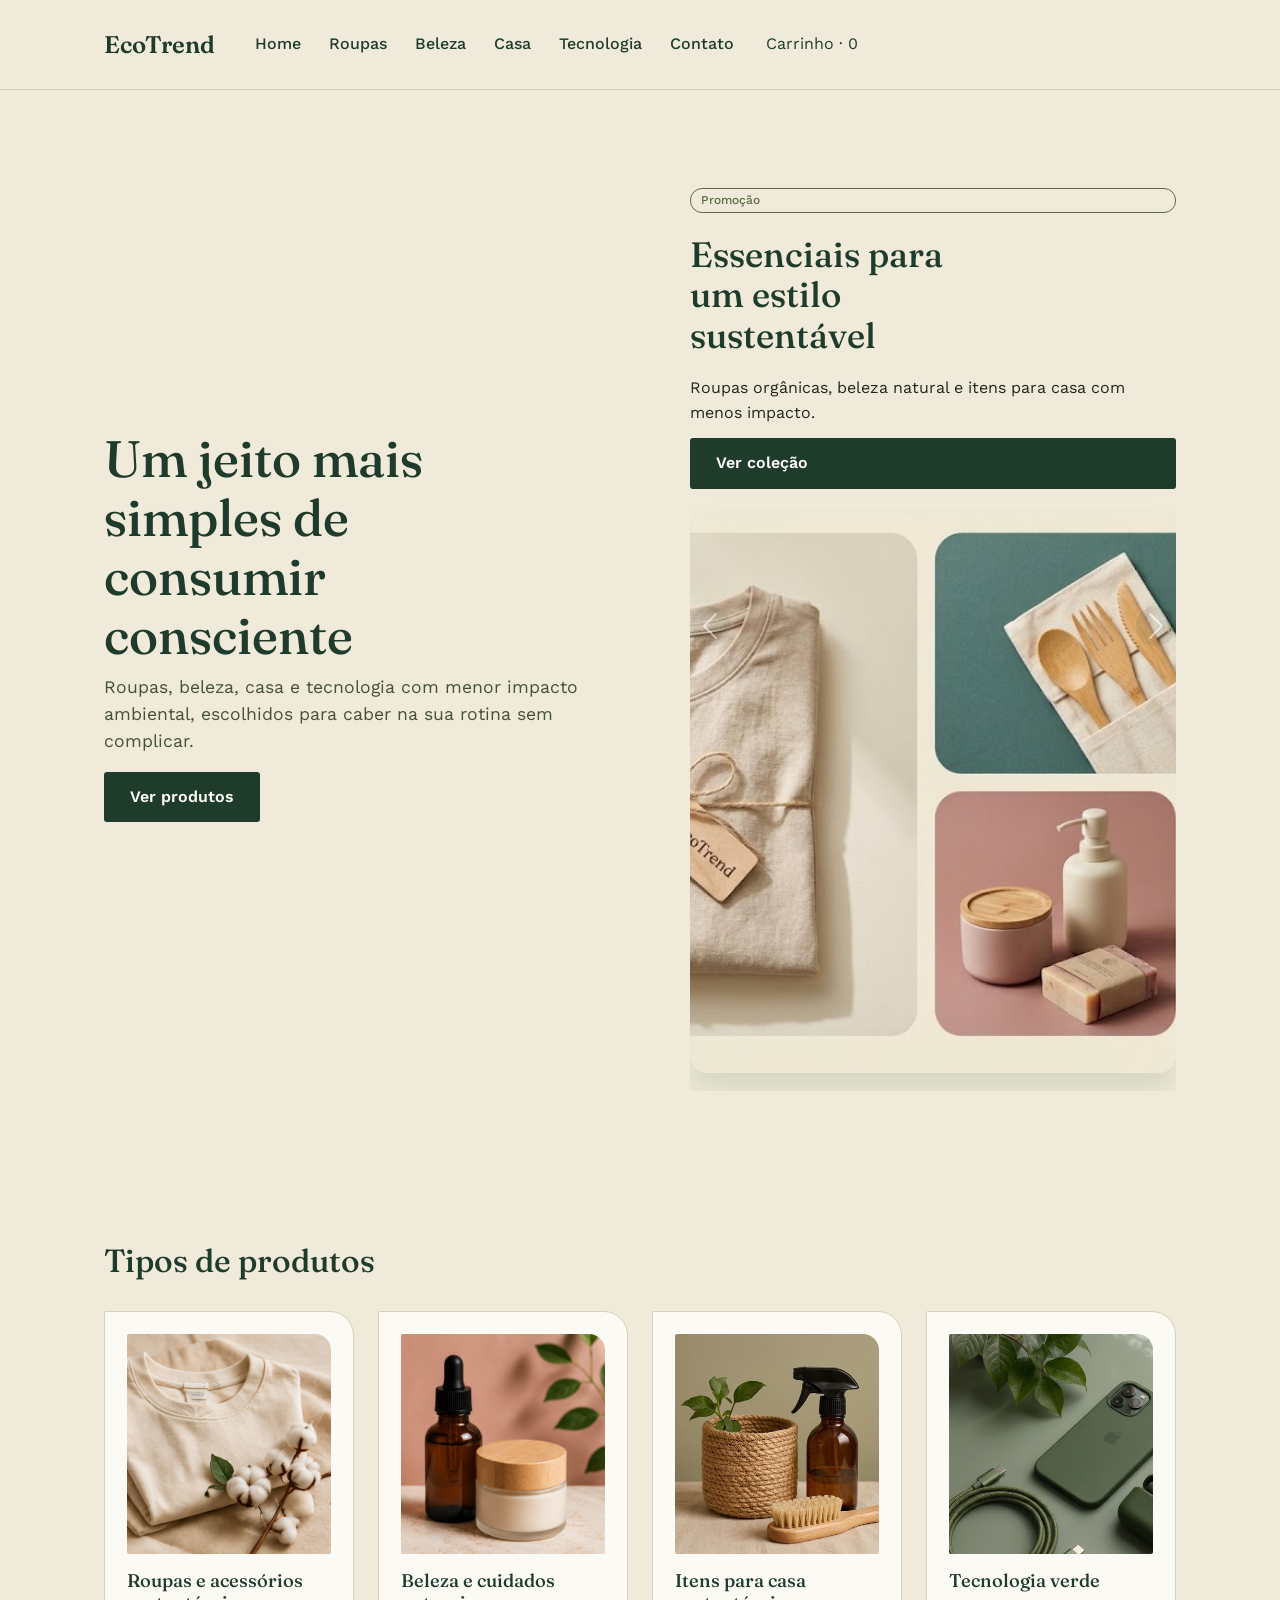
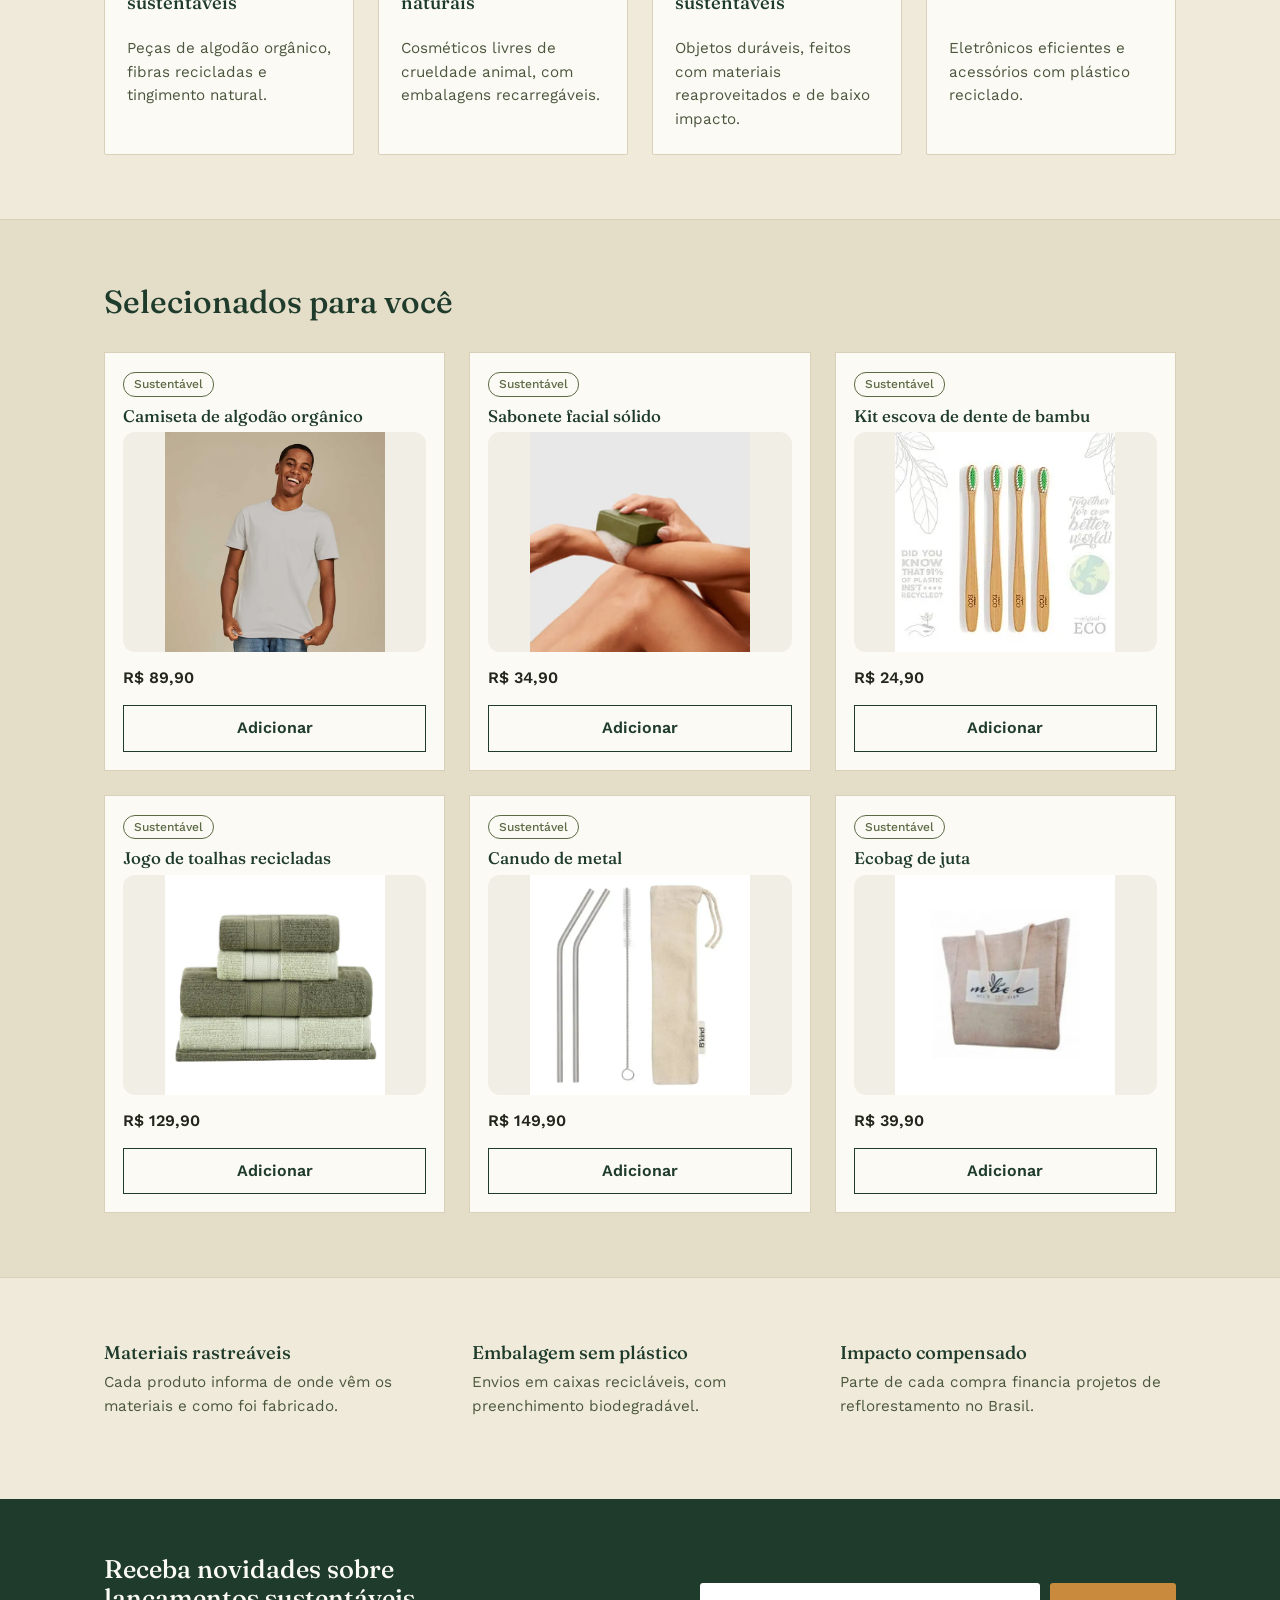
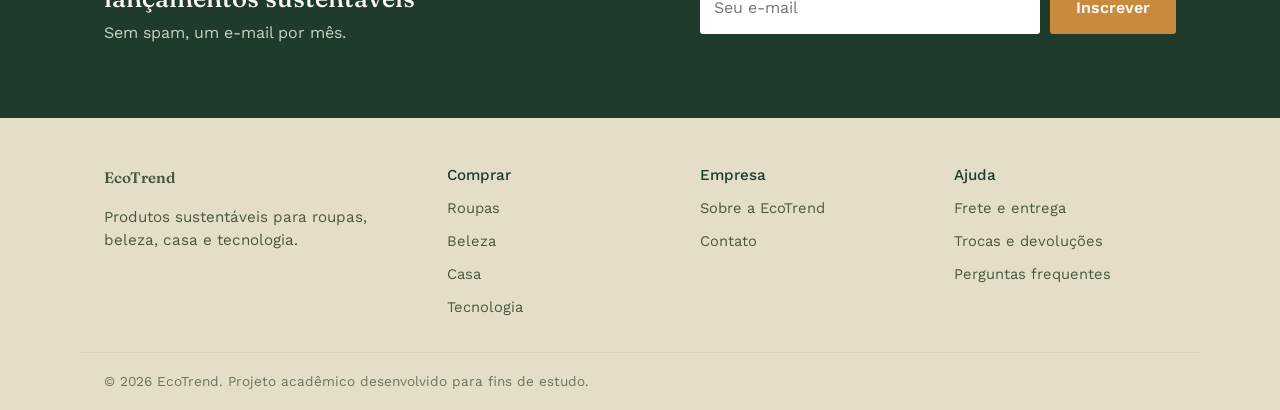
<file: index.html>
<!doctype html>
<html lang="pt-BR">

<head>
  <meta charset="UTF-8">
  <meta name="viewport" content="width=device-width, initial-scale=1">
  <title>EcoTrend — produtos sustentáveis para o dia a dia</title>
  <link rel="preconnect" href="https://fonts.googleapis.com">
  <link rel="preconnect" href="https://fonts.gstatic.com" crossorigin>
  <link
    href="https://fonts.googleapis.com/css2?family=Fraunces:opsz,wght@9..144,400;9..144,600;9..144,700&family=Work+Sans:wght@400;500;600&display=swap"
    rel="stylesheet">
  <link href="https://cdn.jsdelivr.net/npm/bootstrap@5.3.3/dist/css/bootstrap.min.css" rel="stylesheet">
  <link rel="stylesheet" href="styles.css">
</head>

<body>

  <header class="site-header">
    <nav class="navbar navbar-expand-lg">
      <div class="container header-inner">
        <a class="brand" href="index.html">EcoTrend</a>
        <div class="navbar-collapse" id="navMenu">
          <ul class="nav-links">
            <li><a href="index.html">Home</a></li>
            <li><a href="categorias.html">Roupas</a></li>
            <li><a href="categorias.html">Beleza</a></li>
            <li><a href="categorias.html">Casa</a></li>
            <li><a href="categorias.html">Tecnologia</a></li>
            <li><a href="contato.html">Contato</a></li>
          </ul>
          <a class="cart-link" href="#">Carrinho · 0</a>
        </div>
      </div>
    </nav>
  </header>

  <main id="topo">

    <section class="hero">
      <div class="container hero-inner">
        <div class="hero-text">
          <h1>Um jeito mais simples de consumir consciente</h1>
          <p>Roupas, beleza, casa e tecnologia com menor impacto ambiental, escolhidos para caber na sua rotina sem
            complicar.</p>
          <a class="btn-primary" href="#produtos">Ver produtos</a>
        </div>

        <div id="heroCarousel" class="carousel slide hero-carousel" data-bs-ride="carousel">
          <div class="carousel-inner">
            <div class="carousel-item active">
              <div class="hero-slide">
                <div class="hero-content">
                  <span class="product-tag">Promoção</span>
                  <h2>Essenciais para um estilo sustentável</h2>
                  <p>Roupas orgânicas, beleza natural e itens para casa com menos impacto.</p>
                  <a class="btn-primary" href="categorias.html">Ver coleção</a>
                </div>
                <div class="hero-image-box">
                  <img src="assets/images/imagem.jpg" alt="Coleção sustentável" class="hero-image">
                </div>
              </div>
            </div>
            <div class="carousel-item">
              <div class="hero-slide">
                <div class="hero-content">
                  <span class="product-tag">Novo</span>
                  <h2>Casa com menos plástico e mais consciência</h2>
                  <p>Descubra itens reutilizáveis e de baixo impacto para o seu dia a dia.</p>
                  <a class="btn-primary" href="produto.html">Comprar agora</a>
                </div>
                <div class="hero-image-box">
                  <img src="assets/images/oleo2.jpg" alt="Itens para casa sustentáveis" class="hero-image">
                </div>
              </div>
            </div>
            <div class="carousel-item">
              <div class="hero-slide">
                <div class="hero-content">
                  <span class="product-tag">Tecnologia</span>
                  <h2>Green tech para facilitar seu dia</h2>
                  <p>Eletrônicos eficientes com materiais reciclados e baixa pegada ambiental.</p>
                  <a class="btn-primary" href="categorias.html">Explorar</a>
                </div>
                <div class="hero-image-box">
                  <img src="assets/images/celular.jpg" alt="Tecnologia verde" class="hero-image">
                </div>
              </div>
            </div>
          </div>
          <button class="carousel-control-prev" type="button" data-bs-target="#heroCarousel" data-bs-slide="prev">
            <span class="carousel-control-prev-icon" aria-hidden="true"></span>
          </button>
          <button class="carousel-control-next" type="button" data-bs-target="#heroCarousel" data-bs-slide="next">
            <span class="carousel-control-next-icon" aria-hidden="true"></span>
          </button>
        </div>
      </div>
    </section>

    <section class="categories" id="categorias">
      <div class="container">
        <h2>Tipos de produtos</h2>
        <div class="categories-grid">

          <article class="category cat--roupas">
            <img src="assets/images/algodao.png" alt="Roupas sustentáveis" class="category-media">
            <h3>Roupas e acessórios sustentáveis</h3>
            <p>Peças de algodão orgânico, fibras recicladas e tingimento natural.</p>
          </article>

          <article class="category cat--beleza">
            <img src="assets/images/oleos.png" alt="Beleza natural" class="category-media">
            <h3>Beleza e cuidados naturais</h3>
            <p>Cosméticos livres de crueldade animal, com embalagens recarregáveis.</p>
          </article>

          <article class="category cat--casa">
            <img src="assets/images/oleo2.jpg" alt="Itens para casa" class="category-media">
            <h3>Itens para casa sustentáveis</h3>
            <p>Objetos duráveis, feitos com materiais reaproveitados e de baixo impacto.</p>
          </article>

          <article class="category cat--tech">
            <img src="assets/images/celular.jpg" alt="Tecnologia verde" class="category-media">
            <h3>Tecnologia verde</h3>
            <p>Eletrônicos eficientes e acessórios com plástico reciclado.</p>
          </article>

        </div>
      </div>
    </section>

    <section class="products" id="produtos">
      <div class="container">
        <h2>Selecionados para você</h2>
        <div class="products-grid">

          <article class="product-card">
            <span class="product-tag">Sustentável</span>
            <h3>Camiseta de algodão orgânico</h3>
            <img src="assets/images/algodao-organico.webp" alt="Camiseta de algodão orgânico">
            <p class="product-price">R$ 89,90</p>
            <button type="button" class="btn-secondary">Adicionar</button>
          </article>

          <article class="product-card">
            <span class="product-tag">Sustentável</span>
            <h3>Sabonete facial sólido</h3>
            <img src="assets/images/sabonete-solido.webp" alt="Sabonete facial sólido">
            <p class="product-price">R$ 34,90</p>
            <button type="button" class="btn-secondary">Adicionar</button>
          </article>

          <article class="product-card">
            <span class="product-tag">Sustentável</span>
            <h3>Kit escova de dente de bambu</h3>
            <img src="assets/images/escova.webp" alt="Escova de bambu">
            <p class="product-price">R$ 24,90</p>
            <button type="button" class="btn-secondary">Adicionar</button>
          </article>

          <article class="product-card">
            <span class="product-tag">Sustentável</span>
            <h3>Jogo de toalhas recicladas</h3>
            <img src="assets/images/toalha.webp" alt="Toalhas recicladas">
            <p class="product-price">R$ 129,90</p>
            <button type="button" class="btn-secondary">Adicionar</button>
          </article>

          <article class="product-card">
            <span class="product-tag">Sustentável</span>
            <h3>Canudo de metal</h3>
            <img src="assets/images/canudo.webp" alt="Canudo de metal">
            <p class="product-price">R$ 149,90</p>
            <button type="button" class="btn-secondary">Adicionar</button>
          </article>

          <article class="product-card">
            <span class="product-tag">Sustentável</span>
            <h3>Ecobag de juta</h3>
            <img src="assets/images/sacola.webp" alt="Ecobag de juta">
            <p class="product-price">R$ 39,90</p>
            <button type="button" class="btn-secondary">Adicionar</button>
          </article>

        </div>
      </div>
    </section>

    <section class="values">
      <div class="container values-grid">
        <div class="value">
          <h3>Materiais rastreáveis</h3>
          <p>Cada produto informa de onde vêm os materiais e como foi fabricado.</p>
        </div>
        <div class="value">
          <h3>Embalagem sem plástico</h3>
          <p>Envios em caixas recicláveis, com preenchimento biodegradável.</p>
        </div>
        <div class="value">
          <h3>Impacto compensado</h3>
          <p>Parte de cada compra financia projetos de reflorestamento no Brasil.</p>
        </div>
      </div>
    </section>

    <section class="newsletter">
      <div class="container newsletter-inner">
        <div>
          <h2>Receba novidades sobre lançamentos sustentáveis</h2>
          <p>Sem spam, um e-mail por mês.</p>
        </div>
        <form class="newsletter-form" onsubmit="return false;">
          <label for="email" class="visually-hidden">E-mail</label>
          <input type="email" id="email" placeholder="Seu e-mail" required>
          <button type="submit" class="btn-primary">Inscrever</button>
        </form>
      </div>
    </section>

  </main>

  <footer class="site-footer">
    <div class="container footer-grid">
      <div class="footer-brand">
        <p class="brand">EcoTrend</p>
        <p>Produtos sustentáveis para roupas, beleza, casa e tecnologia.</p>
      </div>
      <div class="footer-col">
        <h4>Comprar</h4>
        <ul>
          <li><a href="categorias.html">Roupas</a></li>
          <li><a href="categorias.html">Beleza</a></li>
          <li><a href="categorias.html">Casa</a></li>
          <li><a href="categorias.html">Tecnologia</a></li>
        </ul>
      </div>
      <div class="footer-col">
        <h4>Empresa</h4>
        <ul>
          <li><a href="contato.html">Sobre a EcoTrend</a></li>
          <li><a href="contato.html">Contato</a></li>
        </ul>
      </div>
      <div class="footer-col">
        <h4>Ajuda</h4>
        <ul>
          <li><a href="#">Frete e entrega</a></li>
          <li><a href="#">Trocas e devoluções</a></li>
          <li><a href="#">Perguntas frequentes</a></li>
        </ul>
      </div>
    </div>
    <div class="container footer-bottom">
      <p>&copy; 2026 EcoTrend. Projeto acadêmico desenvolvido para fins de estudo.</p>
    </div>
  </footer>

  <script src="https://cdn.jsdelivr.net/npm/bootstrap@5.3.3/dist/js/bootstrap.bundle.min.js"></script>
</body>

</html>
</file>
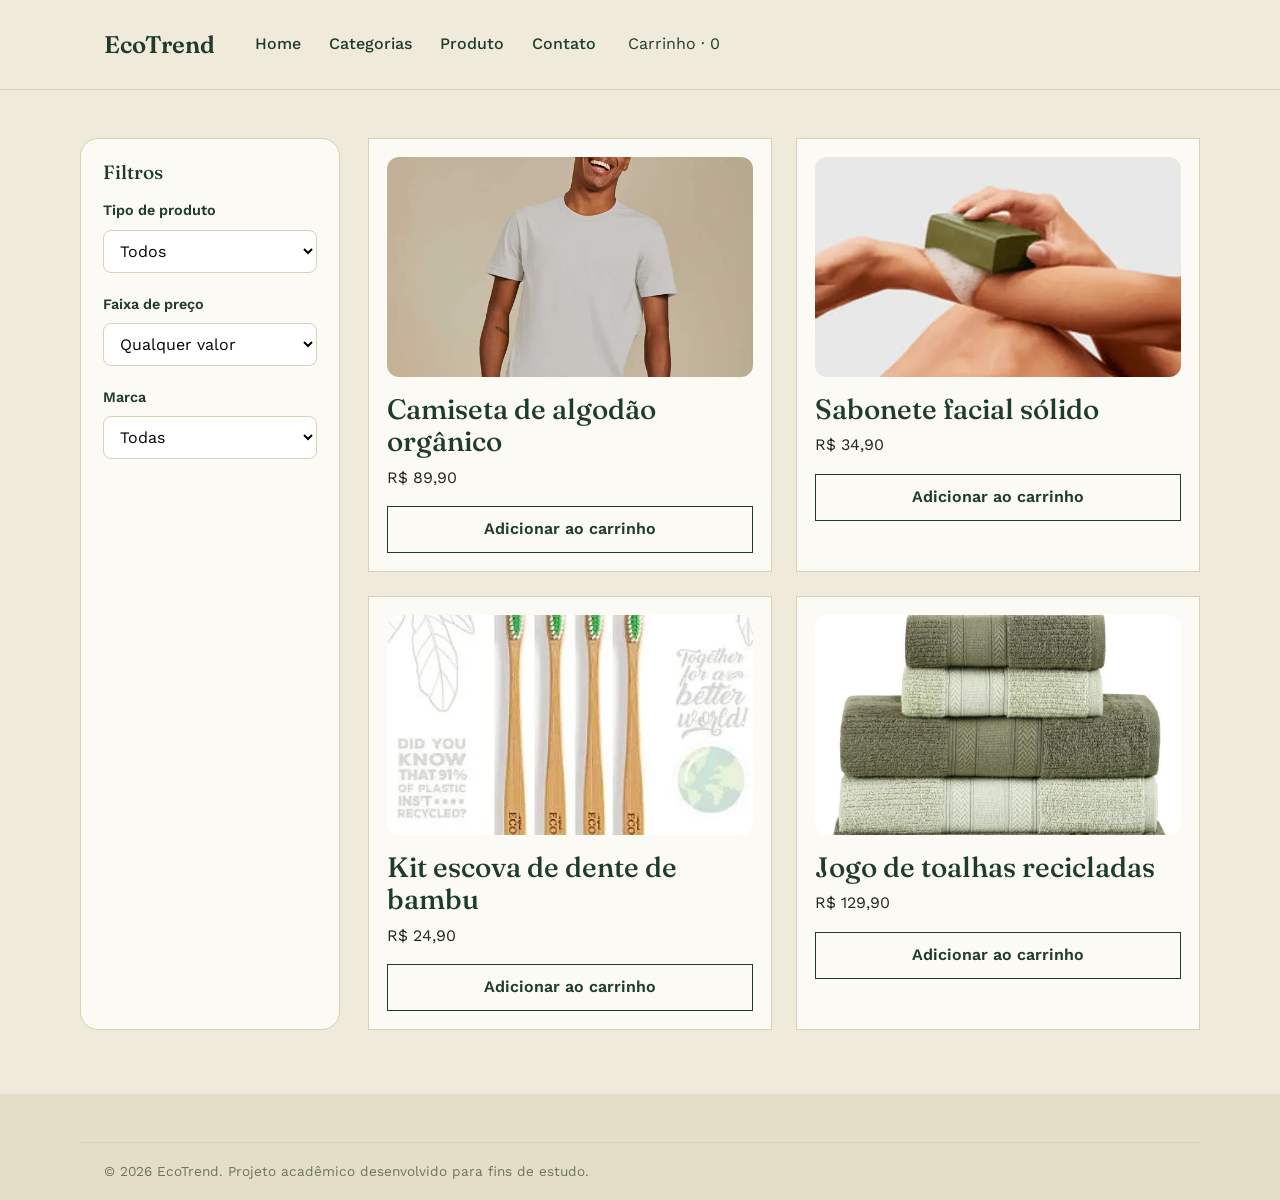
<file: categorias.html>
<!doctype html>
<html lang="pt-BR">

<head>
    <meta charset="UTF-8">
    <meta name="viewport" content="width=device-width, initial-scale=1">
    <title>EcoTrend — Categorias</title>
    <link rel="preconnect" href="https://fonts.googleapis.com">
    <link rel="preconnect" href="https://fonts.gstatic.com" crossorigin>
    <link
        href="https://fonts.googleapis.com/css2?family=Fraunces:opsz,wght@9..144,400;9..144,600;9..144,700&family=Work+Sans:wght@400;500;600&display=swap"
        rel="stylesheet">
    <link href="https://cdn.jsdelivr.net/npm/bootstrap@5.3.3/dist/css/bootstrap.min.css" rel="stylesheet">
    <link rel="stylesheet" href="styles.css">
</head>

<body>
    <header class="site-header">
        <nav class="navbar navbar-expand-lg">
            <div class="container header-inner">
                <a class="brand" href="index.html">EcoTrend</a>
                <div class="navbar-collapse" id="navMenu">
                    <ul class="nav-links">
                        <li><a href="index.html">Home</a></li>
                        <li><a href="categorias.html">Categorias</a></li>
                        <li><a href="produto.html">Produto</a></li>
                        <li><a href="contato.html">Contato</a></li>
                    </ul>
                    <a class="cart-link" href="#">Carrinho · 0</a>
                </div>
            </div>
        </nav>
    </header>

    <main>
        <section class="container shop-layout">
            <aside class="shop-sidebar">
                <h3>Filtros</h3>

                <div class="filter-group">
                    <label for="tipo">Tipo de produto</label>
                    <select id="tipo">
                        <option>Todos</option>
                        <option>Roupas</option>
                        <option>Beleza</option>
                        <option>Casa</option>
                        <option>Tecnologia</option>
                    </select>
                </div>

                <div class="filter-group">
                    <label for="preco">Faixa de preço</label>
                    <select id="preco">
                        <option>Qualquer valor</option>
                        <option>Até R$ 50</option>
                        <option>R$ 50 a R$ 100</option>
                        <option>Acima de R$ 100</option>
                    </select>
                </div>

                <div class="filter-group">
                    <label for="marca">Marca</label>
                    <select id="marca">
                        <option>Todas</option>
                        <option>EcoTrend</option>
                        <option>Verde Vita</option>
                        <option>Natural Box</option>
                    </select>
                </div>
            </aside>

            <div class="shop-products">
                <article class="shop-product-card">
                    <img src="assets/images/algodao-organico.webp" alt="Camiseta de algodão orgânico">
                    <h3>Camiseta de algodão orgânico</h3>
                    <p>R$ 89,90</p>
                    <button class="btn-secondary">Adicionar ao carrinho</button>
                </article>

                <article class="shop-product-card">
                    <img src="assets/images/sabonete-solido.webp" alt="Sabonete facial sólido">
                    <h3>Sabonete facial sólido</h3>
                    <p>R$ 34,90</p>
                    <button class="btn-secondary">Adicionar ao carrinho</button>
                </article>

                <article class="shop-product-card">
                    <img src="assets/images/escova.webp" alt="Escova de bambu">
                    <h3>Kit escova de dente de bambu</h3>
                    <p>R$ 24,90</p>
                    <button class="btn-secondary">Adicionar ao carrinho</button>
                </article>

                <article class="shop-product-card">
                    <img src="assets/images/toalha.webp" alt="Toalhas recicladas">
                    <h3>Jogo de toalhas recicladas</h3>
                    <p>R$ 129,90</p>
                    <button class="btn-secondary">Adicionar ao carrinho</button>
                </article>
            </div>
        </section>
    </main>

    <footer class="site-footer">
        <div class="container footer-bottom">
            <p>&copy; 2026 EcoTrend. Projeto acadêmico desenvolvido para fins de estudo.</p>
        </div>
    </footer>

    <script src="https://cdn.jsdelivr.net/npm/bootstrap@5.3.3/dist/js/bootstrap.bundle.min.js"></script>
</body>

</html>
</file>
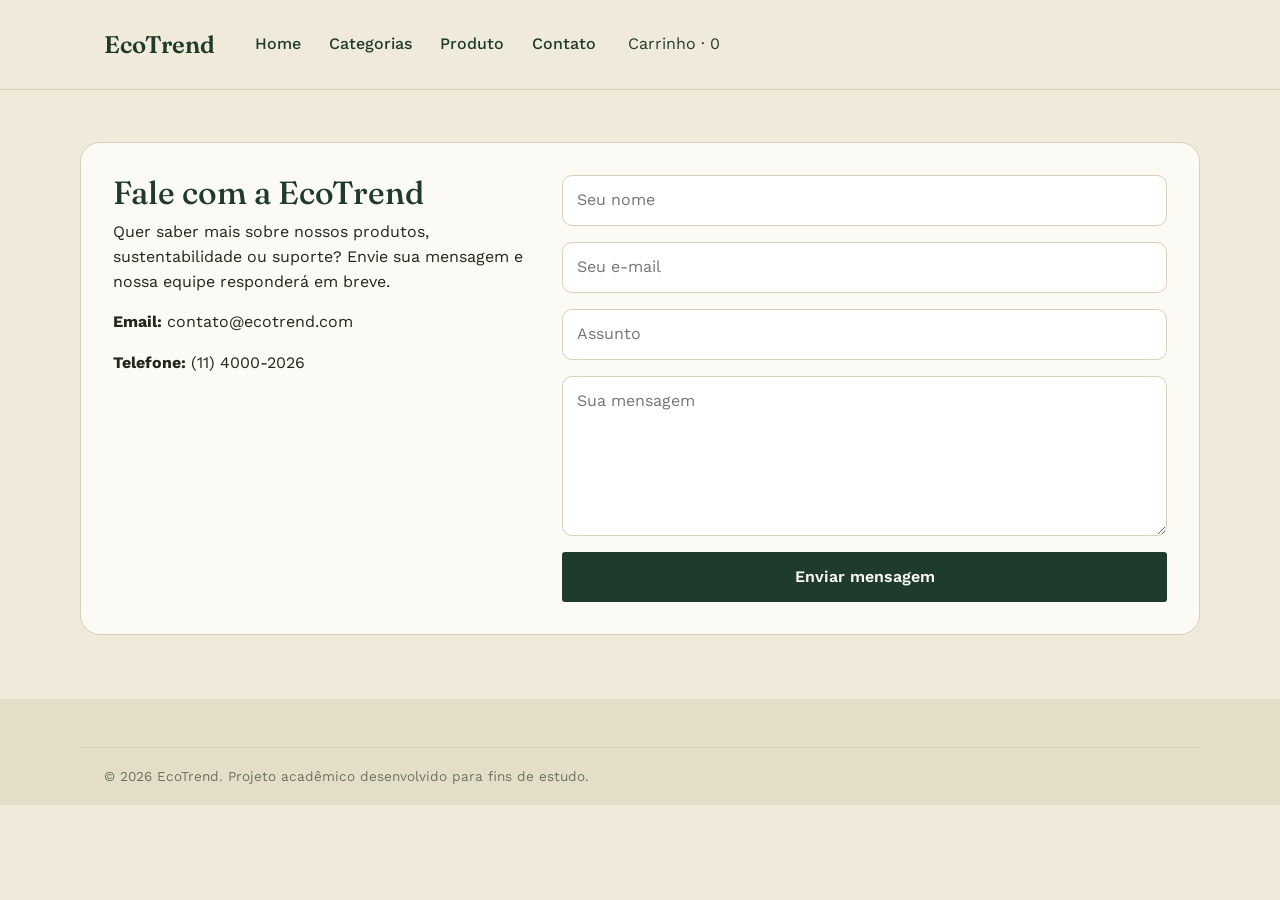
<file: contato.html>
<!doctype html>
<html lang="pt-BR">
<head>
  <meta charset="UTF-8">
  <meta name="viewport" content="width=device-width, initial-scale=1">
  <title>EcoTrend — Contato</title>
  <link rel="preconnect" href="https://fonts.googleapis.com">
  <link rel="preconnect" href="https://fonts.gstatic.com" crossorigin>
  <link href="https://fonts.googleapis.com/css2?family=Fraunces:opsz,wght@9..144,400;9..144,600;9..144,700&family=Work+Sans:wght@400;500;600&display=swap" rel="stylesheet">
  <link href="https://cdn.jsdelivr.net/npm/bootstrap@5.3.3/dist/css/bootstrap.min.css" rel="stylesheet">
  <link rel="stylesheet" href="styles.css">
</head>
<body>
  <header class="site-header">
    <nav class="navbar navbar-expand-lg">
      <div class="container header-inner">
        <a class="brand" href="index.html">EcoTrend</a>
        <div class="navbar-collapse" id="navMenu">
          <ul class="nav-links">
            <li><a href="index.html">Home</a></li>
            <li><a href="categorias.html">Categorias</a></li>
            <li><a href="produto.html">Produto</a></li>
            <li><a href="contato.html">Contato</a></li>
          </ul>
          <a class="cart-link" href="#">Carrinho · 0</a>
        </div>
      </div>
    </nav>
  </header>

  <main class="contact-wrap">
    <div class="container contact-box">
      <div class="row g-4 align-items-start">
        <div class="col-lg-5">
          <h2>Fale com a EcoTrend</h2>
          <p>Quer saber mais sobre nossos produtos, sustentabilidade ou suporte? Envie sua mensagem e nossa equipe responderá em breve.</p>
          <p><strong>Email:</strong> contato@ecotrend.com</p>
          <p><strong>Telefone:</strong> (11) 4000-2026</p>
        </div>

        <div class="col-lg-7">
          <form class="contact-form">
            <input type="text" placeholder="Seu nome" aria-label="Seu nome">
            <input type="email" placeholder="Seu e-mail" aria-label="Seu e-mail">
            <input type="text" placeholder="Assunto" aria-label="Assunto">
            <textarea placeholder="Sua mensagem" aria-label="Sua mensagem"></textarea>
            <button type="submit" class="btn-primary">Enviar mensagem</button>
          </form>
        </div>
      </div>
    </div>
  </main>

  <footer class="site-footer">
    <div class="container footer-bottom">
      <p>&copy; 2026 EcoTrend. Projeto acadêmico desenvolvido para fins de estudo.</p>
    </div>
  </footer>

  <script src="https://cdn.jsdelivr.net/npm/bootstrap@5.3.3/dist/js/bootstrap.bundle.min.js"></script>
</body>
</html>
</file>
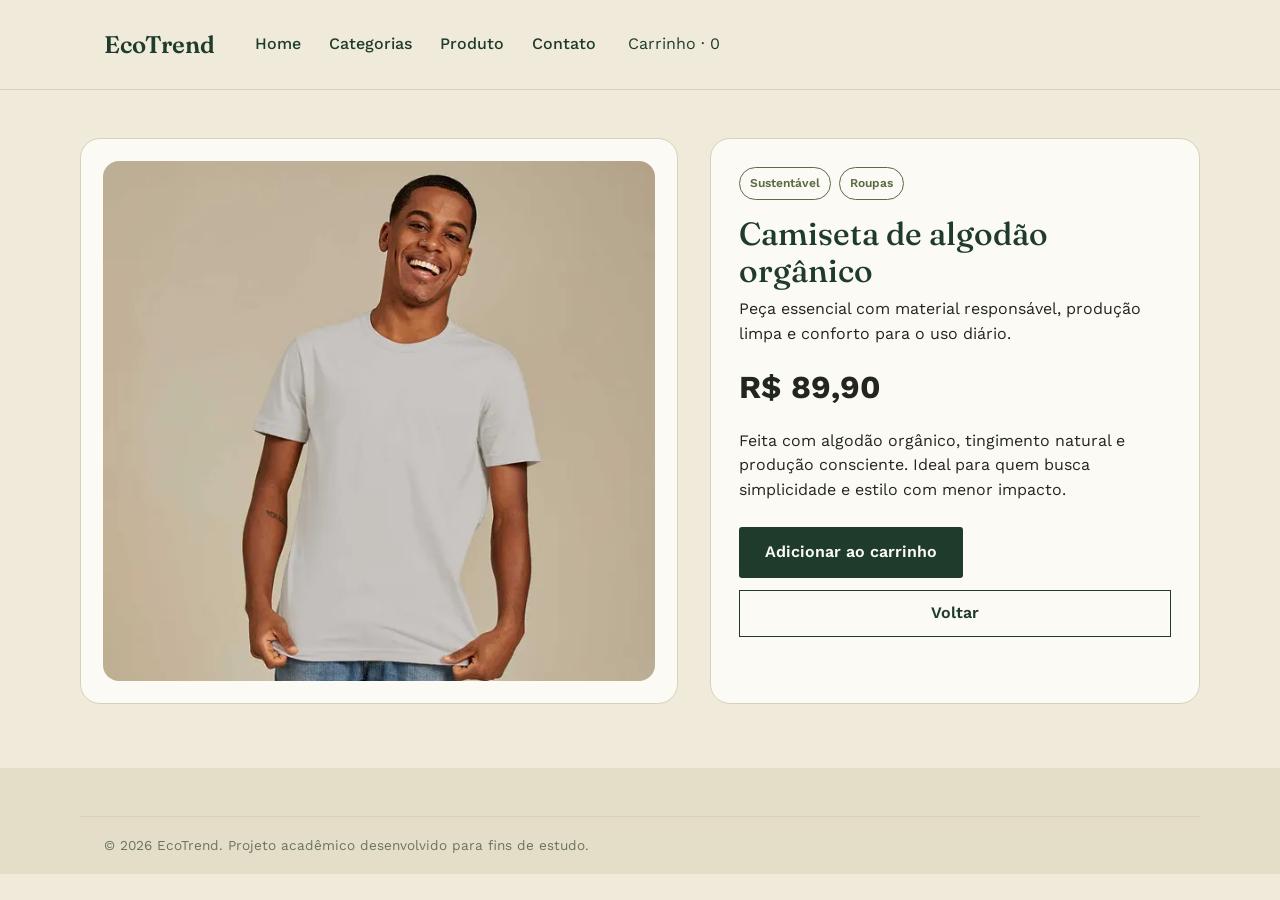
<file: produto.html>
<!doctype html>
<html lang="pt-BR">
<head>
  <meta charset="UTF-8">
  <meta name="viewport" content="width=device-width, initial-scale=1">
  <title>EcoTrend — Produto</title>
  <link rel="preconnect" href="https://fonts.googleapis.com">
  <link rel="preconnect" href="https://fonts.gstatic.com" crossorigin>
  <link href="https://fonts.googleapis.com/css2?family=Fraunces:opsz,wght@9..144,400;9..144,600;9..144,700&family=Work+Sans:wght@400;500;600&display=swap" rel="stylesheet">
  <link href="https://cdn.jsdelivr.net/npm/bootstrap@5.3.3/dist/css/bootstrap.min.css" rel="stylesheet">
  <link rel="stylesheet" href="styles.css">
</head>
<body>
  <header class="site-header">
    <nav class="navbar navbar-expand-lg">
      <div class="container header-inner">
        <a class="brand" href="index.html">EcoTrend</a>
        <div class="navbar-collapse" id="navMenu">
          <ul class="nav-links">
            <li><a href="index.html">Home</a></li>
            <li><a href="categorias.html">Categorias</a></li>
            <li><a href="produto.html">Produto</a></li>
            <li><a href="contato.html">Contato</a></li>
          </ul>
          <a class="cart-link" href="#">Carrinho · 0</a>
        </div>
      </div>
    </nav>
  </header>

  <main>
    <section class="container detail-layout">
      <div class="detail-gallery">
        <img src="assets/images/algodao-organico.webp" alt="Camiseta de algodão orgânico">
      </div>

      <div class="detail-info">
        <div class="detail-meta">
          <span>Sustentável</span>
          <span>Roupas</span>
        </div>
        <h2>Camiseta de algodão orgânico</h2>
        <p>Peça essencial com material responsável, produção limpa e conforto para o uso diário.</p>
        <div class="detail-price">R$ 89,90</div>
        <p>Feita com algodão orgânico, tingimento natural e produção consciente. Ideal para quem busca simplicidade e estilo com menor impacto.</p>
        <div class="detail-actions">
          <button class="btn-primary">Adicionar ao carrinho</button>
          <a href="categorias.html" class="btn-secondary d-inline-block text-center">Voltar</a>
        </div>
      </div>
    </section>
  </main>

  <footer class="site-footer">
    <div class="container footer-bottom">
      <p>&copy; 2026 EcoTrend. Projeto acadêmico desenvolvido para fins de estudo.</p>
    </div>
  </footer>

  <script src="https://cdn.jsdelivr.net/npm/bootstrap@5.3.3/dist/js/bootstrap.bundle.min.js"></script>
</body>
</html>
</file>
<file: styles.css>
:root {
  --bg: #EFEAD9;
  --bg-alt: #E4DEC8;
  --surface: #FBFAF4;
  --ink: #22261C;
  --forest: #1F3B2C;
  --moss: #5C6B45;
  --ochre: #C98A3D;
  --line: #D8D0B8;
}

* {
  box-sizing: border-box;
}

html {
  scroll-behavior: smooth;
}

body {
  margin: 0;
  background: var(--bg);
  color: var(--ink);
  font-family: "Work Sans", sans-serif;
  font-size: 16px;
  line-height: 1.55;
  overflow-x: hidden;
}

h1,
h2,
h3 {
  font-family: "Fraunces", serif;
  color: var(--forest);
  margin: 0 0 0.5rem;
  line-height: 1.15;
}

p {
  margin: 0 0 1rem;
  max-width: 62ch;
}

a {
  color: var(--forest);
  text-decoration: none;
}

.container {
  width: 100%;
  max-width: 1120px;
  margin: 0 auto;
  padding: 0 24px;
}

.visually-hidden {
  position: absolute;
  width: 1px;
  height: 1px;
  overflow: hidden;
  clip: rect(0 0 0 0);
}

a:focus-visible,
button:focus-visible,
input:focus-visible {
  outline: 2px solid var(--ochre);
  outline-offset: 3px;
}

/* header */

.site-header {
  background: var(--bg);
  border-bottom: 1px solid var(--line);
  position: sticky;
  top: 0;
  z-index: 20;
}

.header-inner {
  display: flex;
  align-items: center;
  justify-content: space-between;
  gap: 40px;
  padding-top: 18px;
  padding-bottom: 18px;
}

.brand {
  font-family: "Fraunces", serif;
  font-size: 1.5rem;
  font-weight: 600;
  color: var(--forest);
  margin-right: auto;
}

.navbar-collapse {
  display: flex;
  align-items: center;
  gap: 32px;
  margin-left: 0;
}

.nav-links {
  list-style: none;
  display: flex;
  gap: 28px;
  margin: 0;
  padding: 0;
}

.nav-links a {
  font-weight: 500;
  border-bottom: 2px solid transparent;
  padding-bottom: 2px;
}

.nav-links a:hover {
  border-bottom-color: var(--ochre);
}

@media (max-width: 991px) {
  .navbar-collapse {
    flex-direction: column;
    align-items: flex-start;
    gap: 16px;
    padding: 20px 0 8px;
  }
}

/* hero */

.hero {
  padding: 72px 0 88px;
}

.hero-inner {
  display: grid;
  grid-template-columns: 1fr;
  gap: 48px;
  align-items: center;
}

.hero-visual {
  display: flex;
  justify-content: center;
  align-items: center;
  width: 100%;
}

.hero-image {
  display: block;
  width: min(100%, 760px);
  max-width: 100%;
  height: 520px;
  object-fit: cover;
  object-position: center;
  border-radius: 18px;
  box-shadow: 0 16px 30px rgba(31, 59, 44, 0.12);
}

.hero-text h1 {
  font-size: 2.6rem;
  max-width: 14ch;
}

.hero-text p {
  font-size: 1.1rem;
  color: #46503A;
}

.btn-primary {
  display: inline-block;
  background: var(--forest);
  color: var(--surface);
  font-weight: 600;
  padding: 13px 26px;
  border: none;
  border-radius: 3px;
  cursor: pointer;
}

.btn-primary:hover {
  background: #16291D;
}

.hero-carousel {
  width: 100%;
}

.hero-slide {
  display: grid;
  grid-template-columns: 1fr;
  gap: 16px;
  align-items: center;
  min-height: 380px;
  padding: 18px 0;
}

.hero-slide .hero-content {
  display: flex;
  flex-direction: column;
  justify-content: center;
  gap: 12px;
  padding: 8px 0;
}

.hero-slide .hero-content h2 {
  font-size: 2.2rem;
  max-width: 12ch;
}

.hero-slide .hero-content p {
  font-size: 1rem;
  margin: 0;
}

.hero-slide .hero-image-box {
  display: flex;
  justify-content: center;
  align-items: center;
}

.carousel-control-prev,
.carousel-control-next {
  width: 40px;
  height: 40px;
  top: 50%;
  transform: translateY(-50%);
  background: rgba(31, 59, 44, 0.18);
  border-radius: 50%;
}

.hero-swatches {
  display: grid;
  grid-template-columns: repeat(4, 1fr);
  grid-auto-rows: 64px;
  gap: 14px;
}

.swatch {
  border-radius: 2px 20px 2px 2px;
}

.s1 {
  grid-column: 1 / 3;
  grid-row: 1 / 3;
  transform: rotate(-1.5deg);
}

.s2 {
  grid-column: 3 / 5;
  grid-row: 1 / 2;
}

.s3 {
  grid-column: 3 / 4;
  grid-row: 2 / 4;
  transform: rotate(1.5deg);
}

.s4 {
  grid-column: 4 / 5;
  grid-row: 2 / 4;
}

.swatch--cotton {
  background: linear-gradient(160deg, #F4F0E2, #DDD4B8);
}

.swatch--teal {
  background: linear-gradient(160deg, #6C9A93, #3F6B65);
}

.swatch--rose {
  background: linear-gradient(160deg, #E3C3B4, #C99A8C);
}

.swatch--moss {
  background: linear-gradient(160deg, #90A26B, #5C6B45);
}

.swatch--bamboo {
  background: repeating-linear-gradient(115deg, #DCCB9C, #DCCB9C 10px, #C9B378 10px, #C9B378 20px);
}

.swatch--clay {
  background: linear-gradient(160deg, #C2814E, #9C5B31);
}

@media (min-width: 768px) {
  .hero-inner {
    grid-template-columns: 1.05fr 0.95fr;
  }

  .hero-image {
    width: min(100%, 820px);
    height: 560px;
  }

  .hero-text h1 {
    font-size: 3.2rem;
  }
}

/* categories */

.categories {
  padding: 64px 0;
}

.categories h2 {
  font-size: 2rem;
  margin-bottom: 32px;
}

.categories-grid {
  display: grid;
  grid-template-columns: repeat(1, minmax(0, 1fr));
  gap: 24px;
  width: 100%;
  max-width: 100%;
}

.category {
  background: var(--surface);
  border: 1px solid var(--line);
  border-radius: 2px 24px 2px 2px;
  padding: 22px;
  display: flex;
  flex-direction: column;
  height: 100%;
}

.category-media {
  width: 100%;
  max-width: 100%;
  height: 180px;
  border-radius: 2px 16px 2px 2px;
  margin-bottom: 16px;
  display: block;
  object-fit: cover;
  object-position: center;
  image-rendering: auto;
}

.category h3 {
  font-size: 1.15rem;
  min-height: 3.2em;
}

.category p {
  font-size: 0.95rem;
  color: #4B563E;
  margin: 0;
  flex: 1;
}

@media (min-width: 640px) {
  .categories-grid {
    grid-template-columns: repeat(2, minmax(0, 1fr));
  }
}

@media (min-width: 992px) {
  .categories-grid {
    grid-template-columns: repeat(4, minmax(0, 1fr));
  }

  .category-media {
    height: 220px;
  }
}

/* products */

.products {
  padding: 64px 0;
  background: var(--bg-alt);
  border-top: 1px solid var(--line);
  border-bottom: 1px solid var(--line);
}

.products h2 {
  font-size: 2rem;
  margin-bottom: 32px;
}

.products-grid {
  display: grid;
  grid-template-columns: 1fr;
  gap: 24px;
}

.product-card {
  background: var(--surface);
  border: 1px solid var(--line);
  padding: 18px;
  position: relative;
}

.shop-product-card {
  background: var(--surface);
  border: 1px solid var(--line);
  padding: 18px;
  display: flex;
  flex-direction: column;
  height: 100%;
}

.shop-product-card img {
  width: 100%;
  height: 220px;
  object-fit: cover;
  border-radius: 12px;
  margin-bottom: 16px;
}

.product-tag {
  display: inline-block;
  font-size: 0.75rem;
  font-weight: 500;
  color: var(--moss);
  border: 1px solid var(--moss);
  border-radius: 12px;
  padding: 2px 10px;
  margin-bottom: 10px;
}

.product-card h3 {
  font-size: 1.05rem;
  margin-bottom: 6px;
}

.product-card img {
  display: block;
  width: 100%;
  max-height: 220px;
  height: auto;
  object-fit: contain;
  object-position: center;
  border-radius: 12px;
  margin: 0 auto 14px;
  background: #f1eee6;
}

.product-price {
  font-weight: 600;
  color: var(--ink);
  margin-bottom: 14px;
}

.btn-secondary {
  width: 100%;
  background: transparent;
  border: 1.5px solid var(--forest);
  color: var(--forest);
  font-weight: 600;
  padding: 10px 16px;
  cursor: pointer;
}

.btn-secondary:hover {
  background: var(--forest);
  color: var(--surface);
}

@media (min-width: 640px) {
  .products-grid {
    grid-template-columns: repeat(2, 1fr);
  }
}

@media (min-width: 992px) {
  .products-grid {
    grid-template-columns: repeat(3, 1fr);
  }
}

.shop-layout {
  display: grid;
  grid-template-columns: 1fr;
  gap: 28px;
  padding: 48px 0 64px;
}

.shop-sidebar {
  background: var(--surface);
  border: 1px solid var(--line);
  border-radius: 18px;
  padding: 22px;
}

.shop-sidebar h3 {
  font-size: 1.2rem;
  margin-bottom: 16px;
}

.filter-group {
  margin-bottom: 20px;
}

.filter-group label {
  display: block;
  font-size: 0.9rem;
  font-weight: 600;
  color: var(--forest);
  margin-bottom: 8px;
}

.filter-group select {
  width: 100%;
  padding: 10px 12px;
  border: 1px solid var(--line);
  border-radius: 8px;
  background: #fff;
}

.shop-products {
  display: grid;
  grid-template-columns: 1fr;
  gap: 24px;
}

@media (min-width: 768px) {
  .shop-layout {
    grid-template-columns: 260px 1fr;
  }

  .shop-products {
    grid-template-columns: repeat(2, minmax(0, 1fr));
  }
}

.detail-layout {
  display: grid;
  grid-template-columns: 1fr;
  gap: 32px;
  padding: 48px 0 64px;
}

.detail-gallery {
  background: var(--surface);
  border: 1px solid var(--line);
  border-radius: 20px;
  padding: 22px;
}

.detail-gallery img {
  width: 100%;
  max-height: 520px;
  object-fit: cover;
  border-radius: 16px;
}

.detail-info {
  background: var(--surface);
  border: 1px solid var(--line);
  border-radius: 20px;
  padding: 28px;
}

.detail-meta {
  display: flex;
  gap: 8px;
  flex-wrap: wrap;
  margin-bottom: 16px;
}

.detail-meta span {
  display: inline-block;
  padding: 6px 10px;
  border: 1px solid var(--moss);
  border-radius: 999px;
  color: var(--moss);
  font-size: 0.75rem;
  font-weight: 600;
}

.detail-price {
  font-size: 2rem;
  font-weight: 700;
  margin: 16px 0;
}

.detail-actions {
  display: flex;
  gap: 12px;
  flex-wrap: wrap;
  margin-top: 24px;
}

.contact-wrap {
  padding: 52px 0 64px;
}

.contact-box {
  background: var(--surface);
  border: 1px solid var(--line);
  border-radius: 20px;
  padding: 32px;
}

.contact-form {
  display: grid;
  gap: 16px;
}

.contact-form input,
.contact-form textarea {
  width: 100%;
  padding: 12px 14px;
  border: 1px solid var(--line);
  border-radius: 10px;
  font-family: "Work Sans", sans-serif;
}

.contact-form textarea {
  min-height: 160px;
  resize: vertical;
}

@media (min-width: 992px) {
  .detail-layout {
    grid-template-columns: 1.1fr 0.9fr;
  }
}

/* values */

.values {
  padding: 64px 0;
}

.values-grid {
  display: grid;
  grid-template-columns: 1fr;
  gap: 32px;
}

.value h3 {
  font-size: 1.15rem;
}

.value p {
  font-size: 0.95rem;
  color: #4B563E;
}

@media (min-width: 768px) {
  .values-grid {
    grid-template-columns: repeat(3, 1fr);
  }
}

/* newsletter */

.newsletter {
  background: var(--forest);
  padding: 56px 0;
}

.newsletter h2 {
  color: var(--surface);
  font-size: 1.6rem;
  max-width: 20ch;
}

.newsletter p {
  color: #C9D2C0;
}

.newsletter-inner {
  display: grid;
  grid-template-columns: 1fr;
  gap: 24px;
  align-items: center;
}

.newsletter-form {
  display: flex;
  gap: 10px;
  flex-wrap: wrap;
}

.newsletter-form input {
  flex: 1 1 220px;
  padding: 12px 14px;
  border: none;
  border-radius: 3px;
  font-family: "Work Sans", sans-serif;
}

.newsletter-form .btn-primary {
  background: var(--ochre);
}

.newsletter-form .btn-primary:hover {
  background: #B37A32;
}

@media (min-width: 900px) {
  .newsletter-inner {
    grid-template-columns: 1.2fr 1fr;
  }
}

/* footer */

.site-footer {
  background: var(--bg-alt);
  padding-top: 48px;
}

.footer-grid {
  display: grid;
  grid-template-columns: 1fr;
  gap: 32px;
  padding-bottom: 32px;
}

.footer-brand p {
  font-size: 0.95rem;
  color: #4B563E;
}

.footer-col h4 {
  font-family: "Work Sans", sans-serif;
  font-size: 0.95rem;
  color: var(--forest);
  margin-bottom: 12px;
}

.footer-col ul {
  list-style: none;
  padding: 0;
  margin: 0;
  display: flex;
  flex-direction: column;
  gap: 8px;
}

.footer-col a {
  color: #4B563E;
  font-size: 0.92rem;
}

.footer-col a:hover {
  color: var(--forest);
}

.footer-bottom {
  border-top: 1px solid var(--line);
  padding: 18px 24px;
}

.footer-bottom p {
  font-size: 0.85rem;
  color: #6B7460;
  margin: 0;
}

@media (min-width: 768px) {
  .footer-grid {
    grid-template-columns: 1.4fr 1fr 1fr 1fr;
  }
}

@media (prefers-reduced-motion: reduce) {
  html {
    scroll-behavior: auto;
  }
}
</file>
